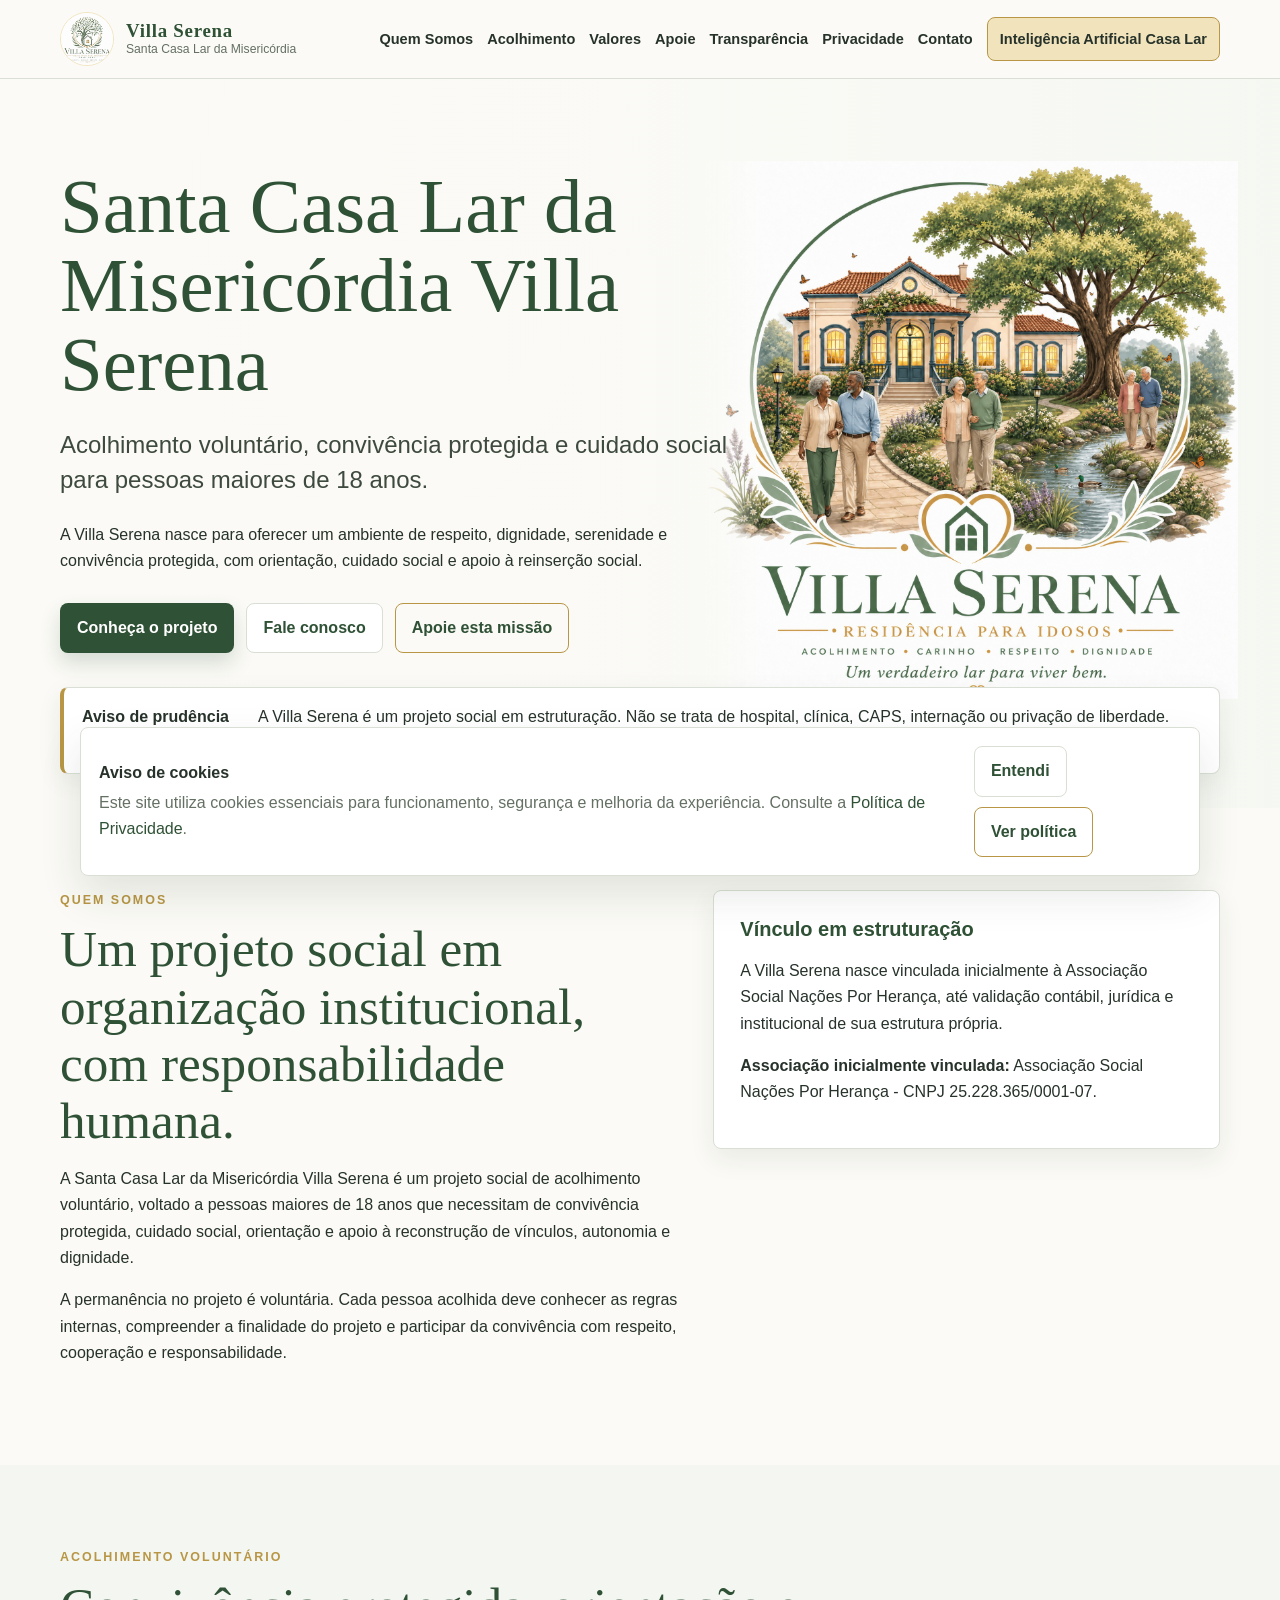
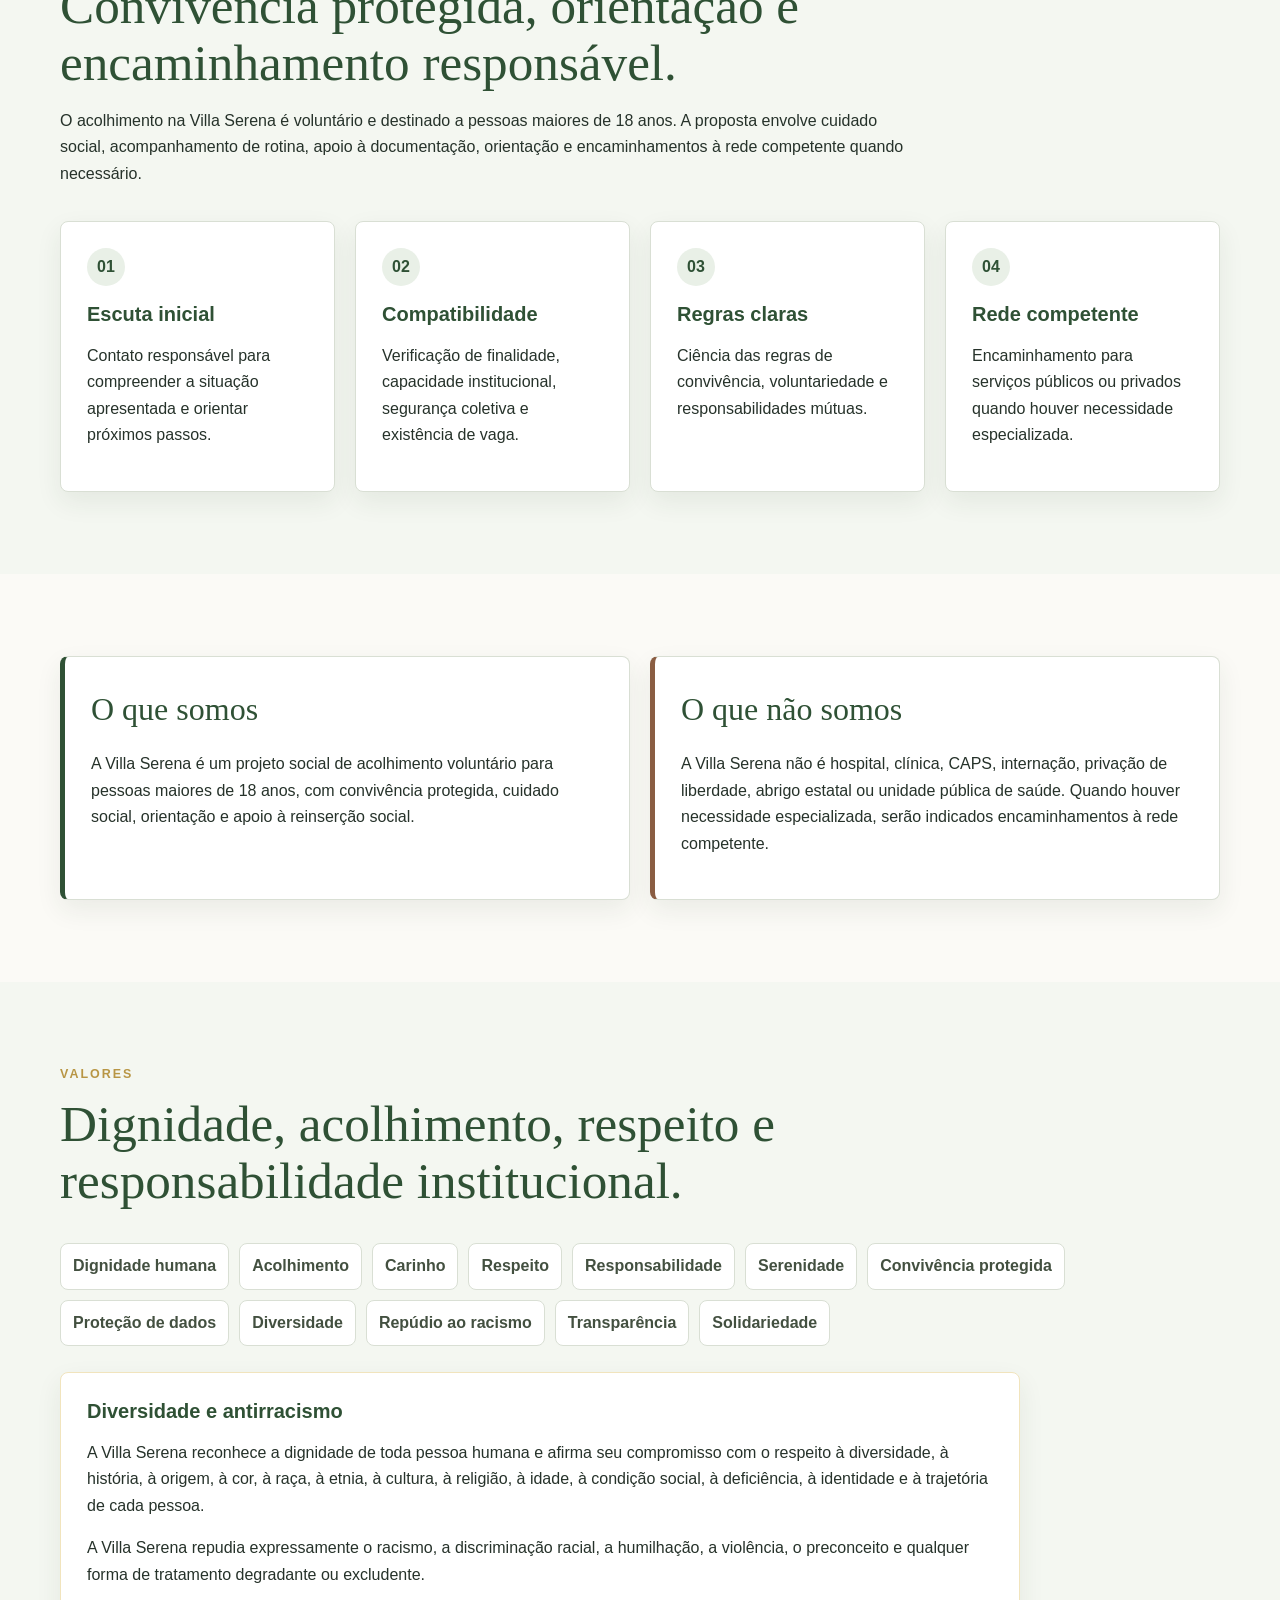
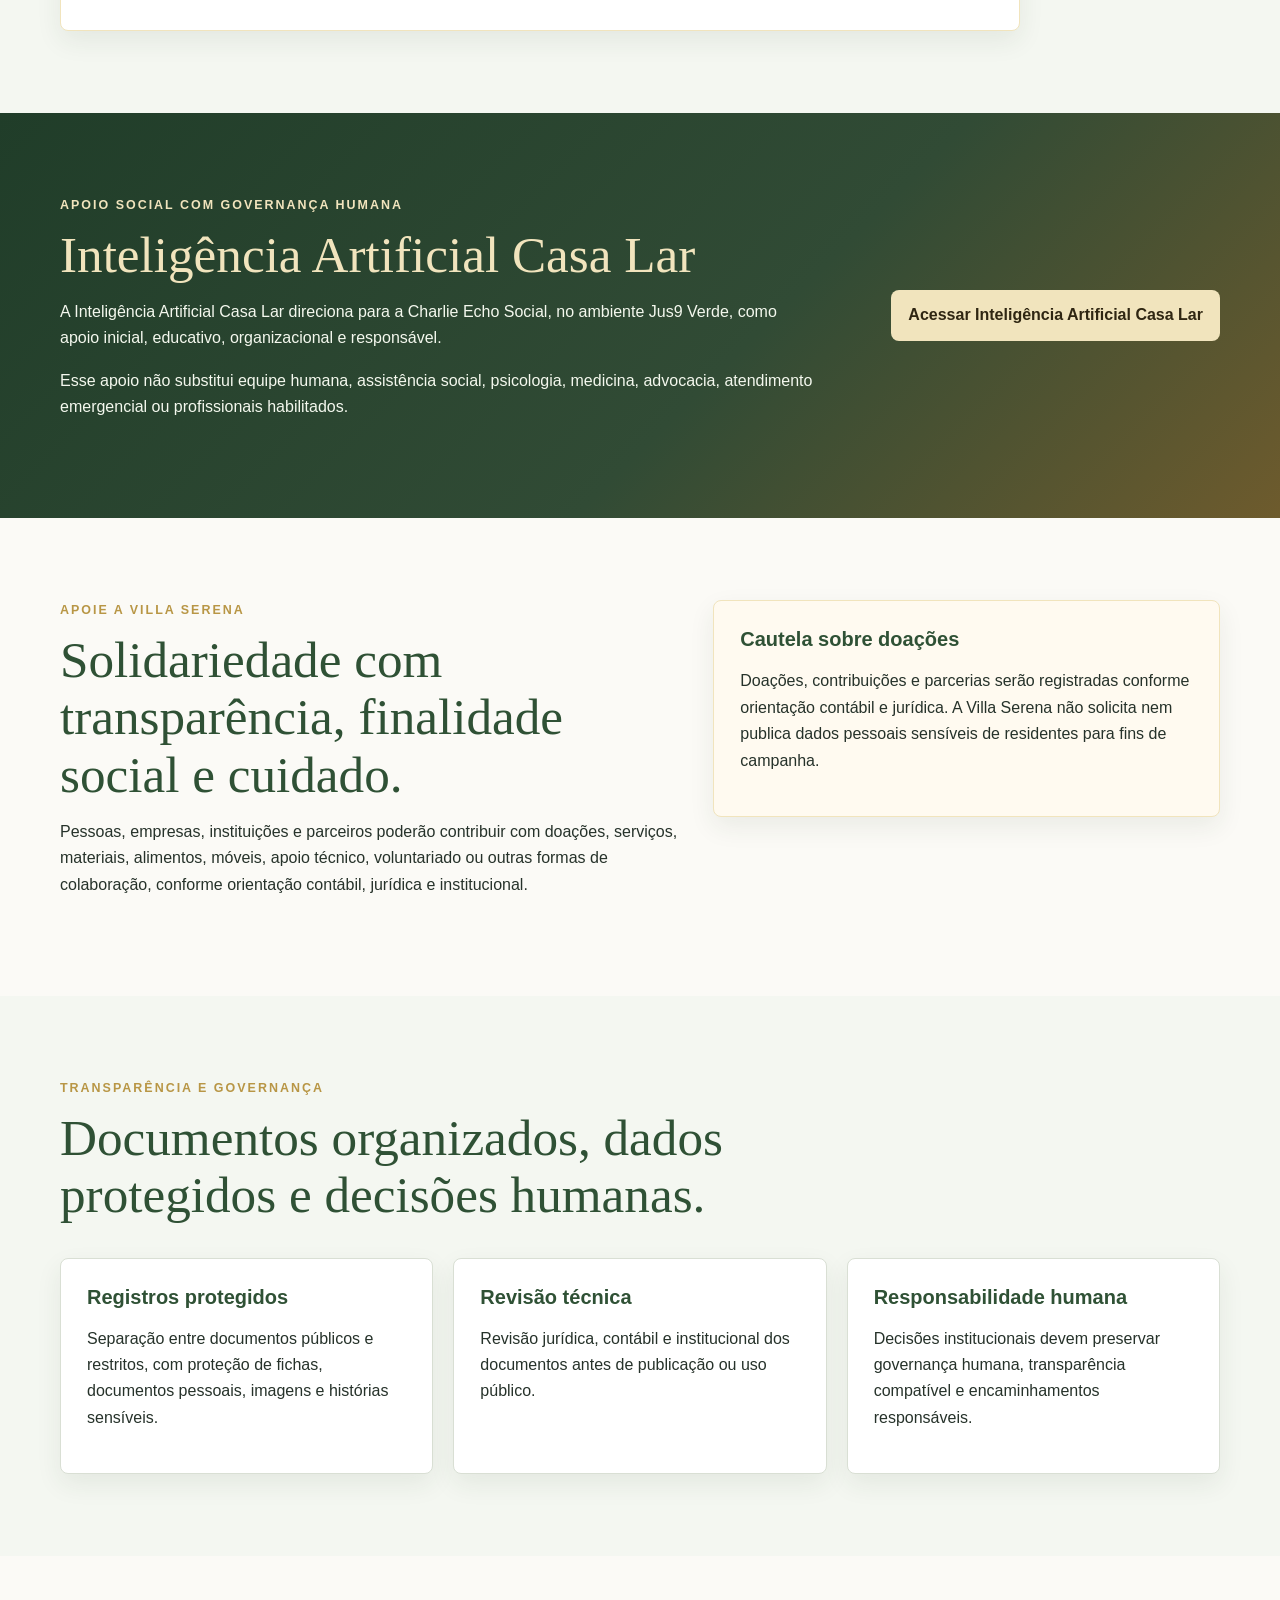
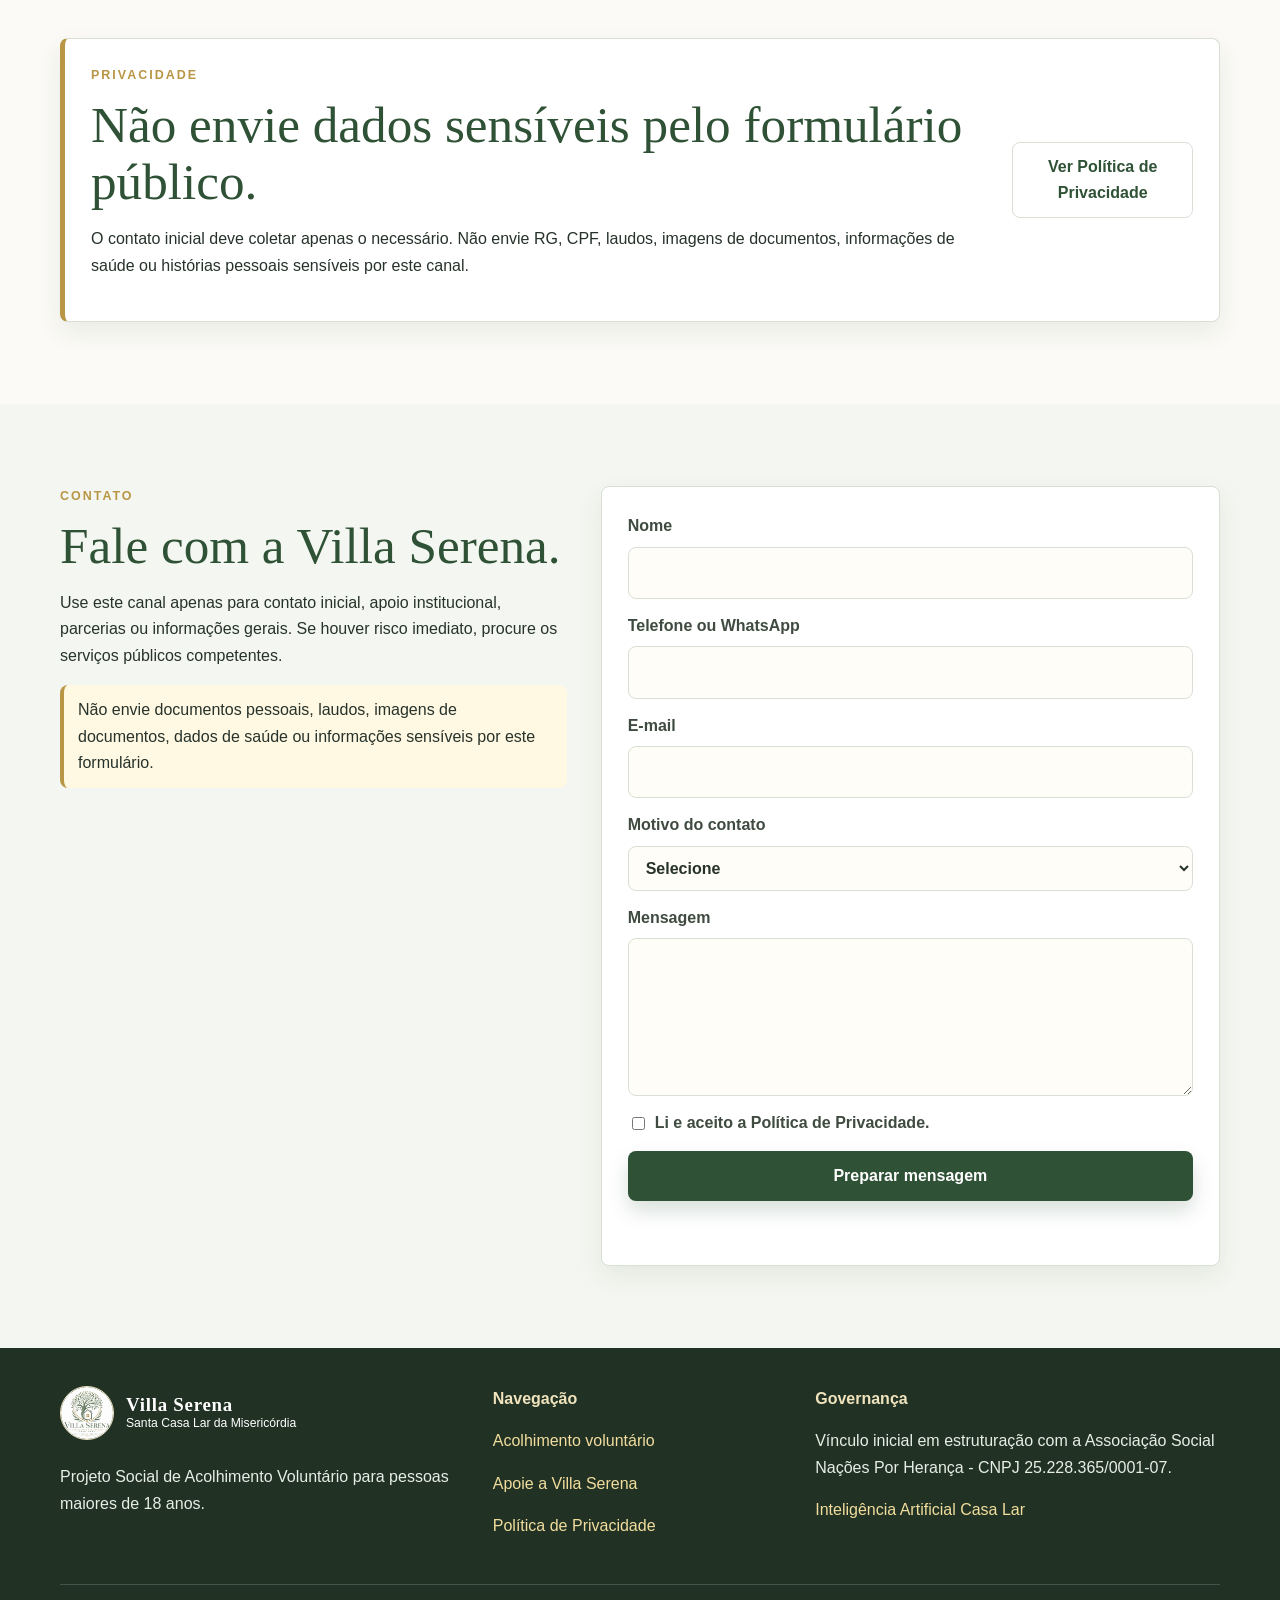
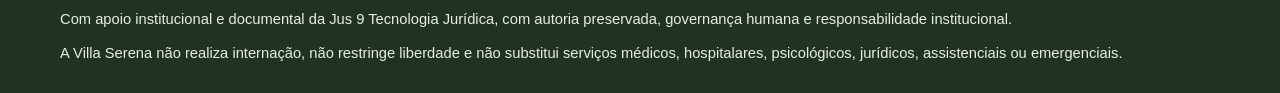
<file: index.html>
<!doctype html>
<html lang="pt-BR">
<head>
  <meta charset="utf-8">
  <meta name="viewport" content="width=device-width, initial-scale=1">
  <title>Santa Casa Lar da Misericórdia Villa Serena</title>
  <meta name="description" content="Santa Casa Lar da Misericórdia Villa Serena - projeto social de acolhimento voluntário, convivência protegida e cuidado social para pessoas maiores de 18 anos.">
  <meta name="theme-color" content="#2f5135">
  <meta property="og:title" content="Santa Casa Lar da Misericórdia Villa Serena">
  <meta property="og:description" content="Acolhimento voluntário, convivência protegida e cuidado social para pessoas maiores de 18 anos.">
  <meta property="og:image" content="assets/img/logo-villa-serena-hero.jpeg">
  <link rel="icon" type="image/png" href="assets/img/favicon.png">
  <link rel="apple-touch-icon" href="assets/img/apple-touch-icon.png">
  <link rel="manifest" href="manifest.webmanifest">
  <link rel="stylesheet" href="assets/css/styles.css">
</head>
<body>
  <a class="skip-link" href="#conteudo">Pular para o conteúdo</a>

  <header class="site-header" id="inicio">
    <div class="container header-inner">
      <a class="brand" href="#inicio" aria-label="Início - Villa Serena">
        <img src="assets/img/logo-villa-serena-marca.jpeg" alt="Logo da Villa Serena">
        <span>
          <strong>Villa Serena</strong>
          <small>Santa Casa Lar da Misericórdia</small>
        </span>
      </a>
      <button class="menu-toggle" type="button" aria-expanded="false" aria-controls="menu-principal">Menu</button>
      <nav class="site-nav" id="menu-principal" aria-label="Menu principal">
        <a href="#quem-somos">Quem Somos</a>
        <a href="#acolhimento">Acolhimento</a>
        <a href="#valores">Valores</a>
        <a href="#apoie">Apoie</a>
        <a href="#transparencia">Transparência</a>
        <a href="politica-de-privacidade.html">Privacidade</a>
        <a href="#contato">Contato</a>
        <a class="nav-cta" href="https://jus9verde.jus9tecnologia.com.br/charlie-echo-social#chat-social" target="_blank" rel="noopener">Inteligência Artificial Casa Lar</a>
      </nav>
    </div>
  </header>

  <main id="conteudo">
    <section class="hero">
      <div class="container hero-grid">
        <div class="hero-copy">
          <h1>Santa Casa Lar da Misericórdia Villa Serena</h1>
          <p class="lead">Acolhimento voluntário, convivência protegida e cuidado social para pessoas maiores de 18 anos.</p>
          <p>A Villa Serena nasce para oferecer um ambiente de respeito, dignidade, serenidade e convivência protegida, com orientação, cuidado social e apoio à reinserção social.</p>
          <div class="actions">
            <a class="btn primary" href="#quem-somos">Conheça o projeto</a>
            <a class="btn secondary" href="#contato">Fale conosco</a>
            <a class="btn ghost" href="#apoie">Apoie esta missão</a>
          </div>
        </div>
        <figure class="hero-media">
          <img src="assets/img/logo-villa-serena-hero.jpeg" alt="Imagem institucional da Villa Serena com casa, jardim, convivência e acolhimento">
        </figure>
      </div>
      <div class="container prudence">
        <strong>Aviso de prudência institucional:</strong>
        <span>A Villa Serena é um projeto social em estruturação. Não se trata de hospital, clínica, CAPS, internação ou privação de liberdade. Necessidades especializadas devem ser orientadas à rede competente.</span>
      </div>
    </section>

    <section id="quem-somos" class="section">
      <div class="container split">
        <div class="section-copy">
          <p class="kicker">Quem Somos</p>
          <h2>Um projeto social em organização institucional, com responsabilidade humana.</h2>
          <p>A Santa Casa Lar da Misericórdia Villa Serena é um projeto social de acolhimento voluntário, voltado a pessoas maiores de 18 anos que necessitam de convivência protegida, cuidado social, orientação e apoio à reconstrução de vínculos, autonomia e dignidade.</p>
          <p>A permanência no projeto é voluntária. Cada pessoa acolhida deve conhecer as regras internas, compreender a finalidade do projeto e participar da convivência com respeito, cooperação e responsabilidade.</p>
        </div>
        <aside class="info-panel">
          <h3>Vínculo em estruturação</h3>
          <p>A Villa Serena nasce vinculada inicialmente à Associação Social Nações Por Herança, até validação contábil, jurídica e institucional de sua estrutura própria.</p>
          <p><strong>Associação inicialmente vinculada:</strong> Associação Social Nações Por Herança - CNPJ 25.228.365/0001-07.</p>
        </aside>
      </div>
    </section>

    <section id="acolhimento" class="section section-soft">
      <div class="container">
        <div class="section-title">
          <p class="kicker">Acolhimento Voluntário</p>
          <h2>Convivência protegida, orientação e encaminhamento responsável.</h2>
          <p>O acolhimento na Villa Serena é voluntário e destinado a pessoas maiores de 18 anos. A proposta envolve cuidado social, acompanhamento de rotina, apoio à documentação, orientação e encaminhamentos à rede competente quando necessário.</p>
        </div>
        <div class="cards four">
          <article class="mini-card"><span>01</span><h3>Escuta inicial</h3><p>Contato responsável para compreender a situação apresentada e orientar próximos passos.</p></article>
          <article class="mini-card"><span>02</span><h3>Compatibilidade</h3><p>Verificação de finalidade, capacidade institucional, segurança coletiva e existência de vaga.</p></article>
          <article class="mini-card"><span>03</span><h3>Regras claras</h3><p>Ciência das regras de convivência, voluntariedade e responsabilidades mútuas.</p></article>
          <article class="mini-card"><span>04</span><h3>Rede competente</h3><p>Encaminhamento para serviços públicos ou privados quando houver necessidade especializada.</p></article>
        </div>
      </div>
    </section>

    <section class="section">
      <div class="container what-grid">
        <article class="definition-card yes">
          <h2>O que somos</h2>
          <p>A Villa Serena é um projeto social de acolhimento voluntário para pessoas maiores de 18 anos, com convivência protegida, cuidado social, orientação e apoio à reinserção social.</p>
        </article>
        <article class="definition-card no">
          <h2>O que não somos</h2>
          <p>A Villa Serena não é hospital, clínica, CAPS, internação, privação de liberdade, abrigo estatal ou unidade pública de saúde. Quando houver necessidade especializada, serão indicados encaminhamentos à rede competente.</p>
        </article>
      </div>
    </section>

    <section id="valores" class="section section-soft">
      <div class="container">
        <div class="section-title">
          <p class="kicker">Valores</p>
          <h2>Dignidade, acolhimento, respeito e responsabilidade institucional.</h2>
        </div>
        <div class="value-list" aria-label="Valores centrais da Villa Serena">
          <span>Dignidade humana</span>
          <span>Acolhimento</span>
          <span>Carinho</span>
          <span>Respeito</span>
          <span>Responsabilidade</span>
          <span>Serenidade</span>
          <span>Convivência protegida</span>
          <span>Proteção de dados</span>
          <span>Diversidade</span>
          <span>Repúdio ao racismo</span>
          <span>Transparência</span>
          <span>Solidariedade</span>
        </div>
        <article class="wide-panel">
          <h3>Diversidade e antirracismo</h3>
          <p>A Villa Serena reconhece a dignidade de toda pessoa humana e afirma seu compromisso com o respeito à diversidade, à história, à origem, à cor, à raça, à etnia, à cultura, à religião, à idade, à condição social, à deficiência, à identidade e à trajetória de cada pessoa.</p>
          <p>A Villa Serena repudia expressamente o racismo, a discriminação racial, a humilhação, a violência, o preconceito e qualquer forma de tratamento degradante ou excludente.</p>
        </article>
      </div>
    </section>

    <section class="section ai-section" id="ia">
      <div class="container ai-box">
        <div>
          <p class="kicker">Apoio social com governança humana</p>
          <h2>Inteligência Artificial Casa Lar</h2>
          <p>A Inteligência Artificial Casa Lar direciona para a Charlie Echo Social, no ambiente Jus9 Verde, como apoio inicial, educativo, organizacional e responsável.</p>
          <p>Esse apoio não substitui equipe humana, assistência social, psicologia, medicina, advocacia, atendimento emergencial ou profissionais habilitados.</p>
        </div>
        <a class="btn primary light" href="https://jus9verde.jus9tecnologia.com.br/charlie-echo-social#chat-social" target="_blank" rel="noopener">Acessar Inteligência Artificial Casa Lar</a>
      </div>
    </section>

    <section id="apoie" class="section">
      <div class="container split">
        <div class="section-copy">
          <p class="kicker">Apoie a Villa Serena</p>
          <h2>Solidariedade com transparência, finalidade social e cuidado.</h2>
          <p>Pessoas, empresas, instituições e parceiros poderão contribuir com doações, serviços, materiais, alimentos, móveis, apoio técnico, voluntariado ou outras formas de colaboração, conforme orientação contábil, jurídica e institucional.</p>
        </div>
        <aside class="info-panel gold">
          <h3>Cautela sobre doações</h3>
          <p>Doações, contribuições e parcerias serão registradas conforme orientação contábil e jurídica. A Villa Serena não solicita nem publica dados pessoais sensíveis de residentes para fins de campanha.</p>
        </aside>
      </div>
    </section>

    <section id="transparencia" class="section section-soft">
      <div class="container">
        <div class="section-title">
          <p class="kicker">Transparência e Governança</p>
          <h2>Documentos organizados, dados protegidos e decisões humanas.</h2>
        </div>
        <div class="cards three">
          <article class="card"><h3>Registros protegidos</h3><p>Separação entre documentos públicos e restritos, com proteção de fichas, documentos pessoais, imagens e histórias sensíveis.</p></article>
          <article class="card"><h3>Revisão técnica</h3><p>Revisão jurídica, contábil e institucional dos documentos antes de publicação ou uso público.</p></article>
          <article class="card"><h3>Responsabilidade humana</h3><p>Decisões institucionais devem preservar governança humana, transparência compatível e encaminhamentos responsáveis.</p></article>
        </div>
      </div>
    </section>

    <section id="privacidade" class="section">
      <div class="container privacy-callout">
        <div>
          <p class="kicker">Privacidade</p>
          <h2>Não envie dados sensíveis pelo formulário público.</h2>
          <p>O contato inicial deve coletar apenas o necessário. Não envie RG, CPF, laudos, imagens de documentos, informações de saúde ou histórias pessoais sensíveis por este canal.</p>
        </div>
        <a class="btn secondary" href="politica-de-privacidade.html">Ver Política de Privacidade</a>
      </div>
    </section>

    <section id="contato" class="section section-soft">
      <div class="container contact-grid">
        <div class="section-copy">
          <p class="kicker">Contato</p>
          <h2>Fale com a Villa Serena.</h2>
          <p>Use este canal apenas para contato inicial, apoio institucional, parcerias ou informações gerais. Se houver risco imediato, procure os serviços públicos competentes.</p>
          <p class="notice">Não envie documentos pessoais, laudos, imagens de documentos, dados de saúde ou informações sensíveis por este formulário.</p>
        </div>
        <form class="contact-form" id="contact-form">
          <label>Nome<input name="nome" autocomplete="name" required></label>
          <label>Telefone ou WhatsApp<input name="telefone" autocomplete="tel" required></label>
          <label>E-mail<input name="email" type="email" autocomplete="email"></label>
          <label>Motivo do contato<select name="motivo" required><option value="">Selecione</option><option>Acolhimento voluntário</option><option>Parceria ou apoio</option><option>Voluntariado</option><option>Informações gerais</option></select></label>
          <label>Mensagem<textarea name="mensagem" rows="5" required></textarea></label>
          <label class="consent"><input type="checkbox" required> Li e aceito a Política de Privacidade.</label>
          <button class="btn primary" type="submit">Preparar mensagem</button>
          <p class="form-feedback" id="form-feedback" aria-live="polite"></p>
        </form>
      </div>
    </section>
  </main>

  <div class="cookie-banner" id="cookie-banner" role="dialog" aria-live="polite" aria-label="Aviso de cookies">
    <div>
      <strong>Aviso de cookies</strong>
      <p>Este site utiliza cookies essenciais para funcionamento, segurança e melhoria da experiência. Consulte a <a href="politica-de-privacidade.html">Política de Privacidade</a>.</p>
    </div>
    <div class="cookie-actions">
      <button class="btn secondary cookie-close" type="button">Entendi</button>
      <a class="btn ghost" href="politica-de-privacidade.html">Ver política</a>
    </div>
  </div>

  <footer class="site-footer">
    <div class="container footer-grid">
      <div>
        <a class="brand footer-brand" href="#inicio" aria-label="Villa Serena">
          <img src="assets/img/logo-villa-serena-marca.jpeg" alt="Logo da Villa Serena">
          <span><strong>Villa Serena</strong><small>Santa Casa Lar da Misericórdia</small></span>
        </a>
        <p>Projeto Social de Acolhimento Voluntário para pessoas maiores de 18 anos.</p>
      </div>
      <div>
        <h2>Navegação</h2>
        <p><a href="#acolhimento">Acolhimento voluntário</a></p>
        <p><a href="#apoie">Apoie a Villa Serena</a></p>
        <p><a href="politica-de-privacidade.html">Política de Privacidade</a></p>
      </div>
      <div>
        <h2>Governança</h2>
        <p>Vínculo inicial em estruturação com a Associação Social Nações Por Herança - CNPJ 25.228.365/0001-07.</p>
        <p><a href="https://jus9verde.jus9tecnologia.com.br/charlie-echo-social#chat-social" target="_blank" rel="noopener">Inteligência Artificial Casa Lar</a></p>
      </div>
    </div>
    <div class="container footer-bottom">
      <span>Com apoio institucional e documental da Jus 9 Tecnologia Jurídica, com autoria preservada, governança humana e responsabilidade institucional.</span>
      <span>A Villa Serena não realiza internação, não restringe liberdade e não substitui serviços médicos, hospitalares, psicológicos, jurídicos, assistenciais ou emergenciais.</span>
    </div>
  </footer>

  <script src="assets/js/main.js"></script>
</body>
</html>
</file>
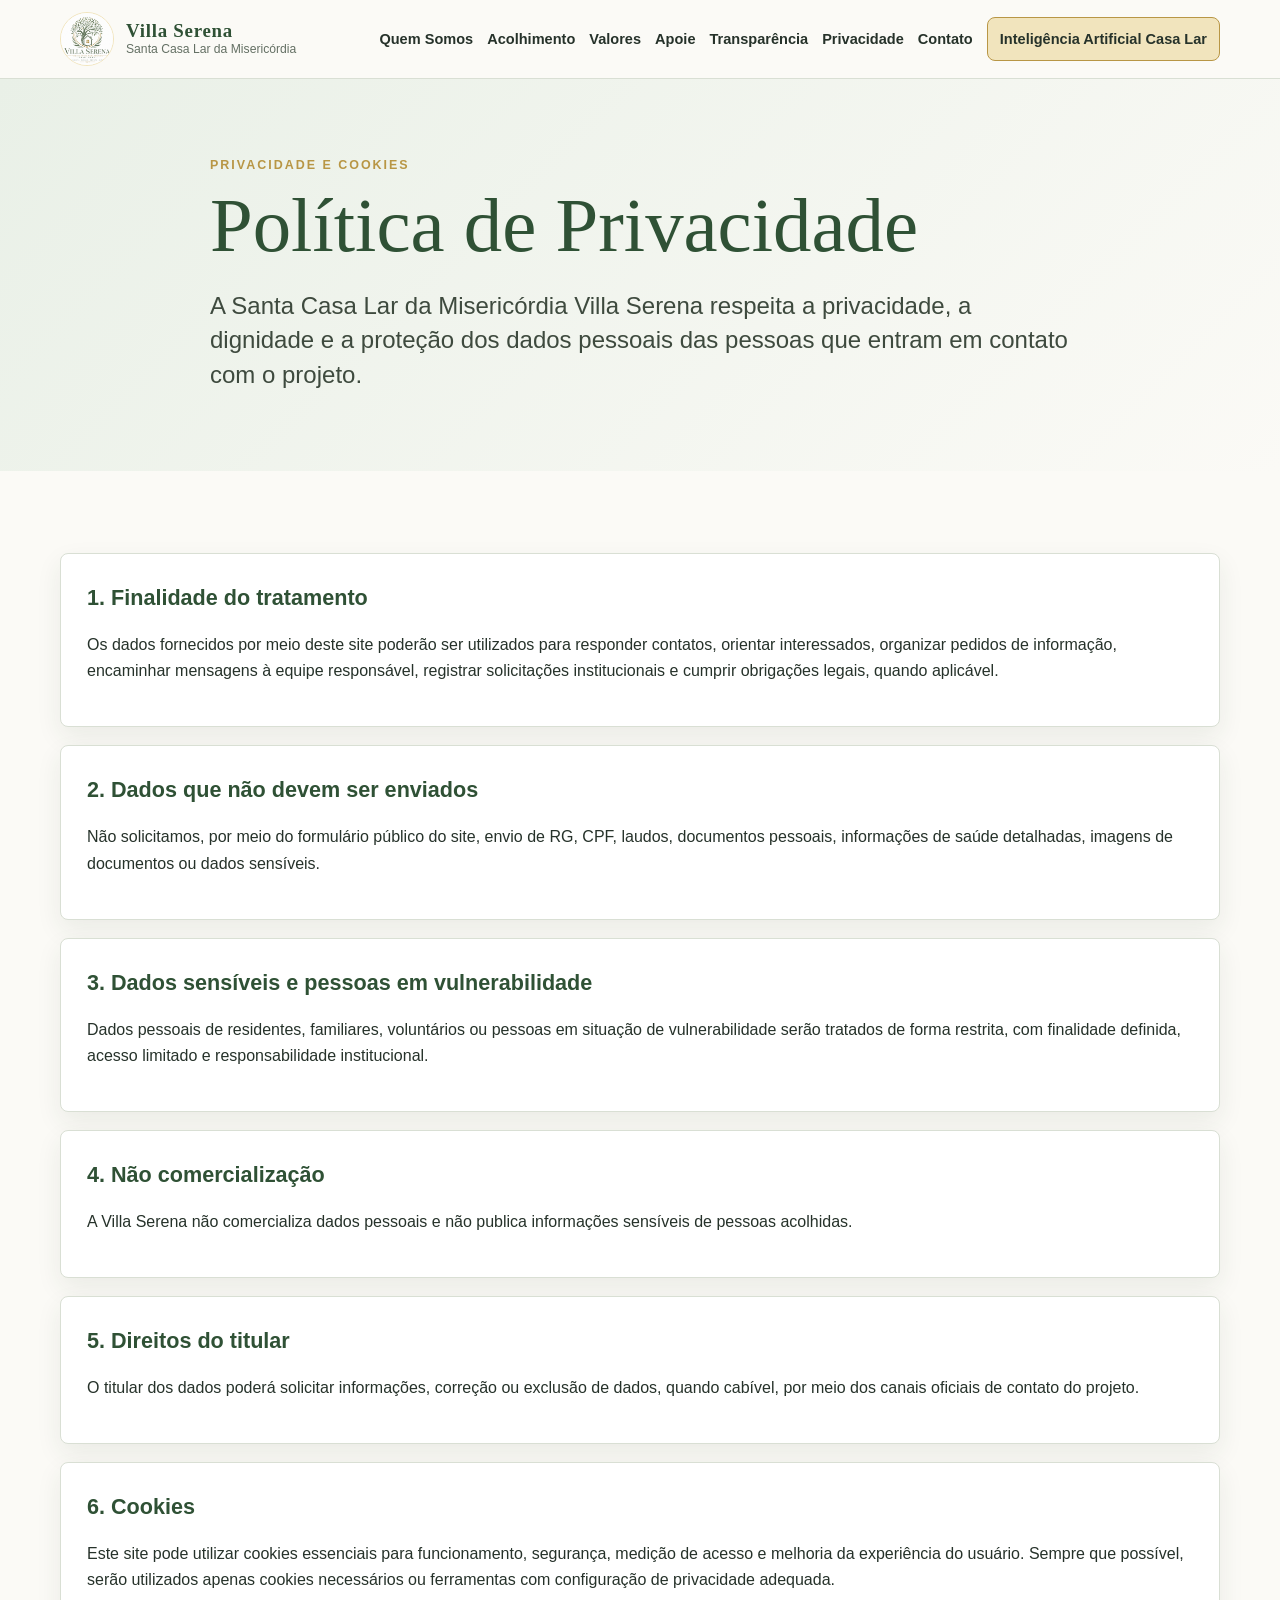
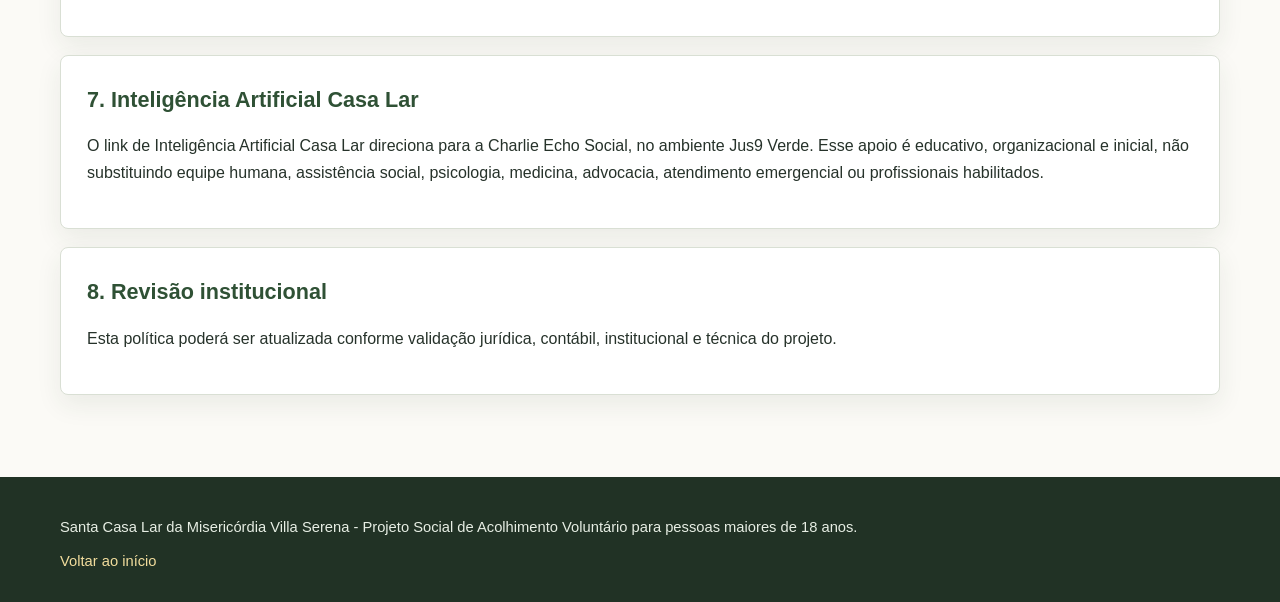
<file: politica-de-privacidade.html>
<!doctype html>
<html lang="pt-BR">
<head>
  <meta charset="utf-8">
  <meta name="viewport" content="width=device-width, initial-scale=1">
  <title>Política de Privacidade | Villa Serena</title>
  <meta name="description" content="Política de Privacidade e Aviso de Cookies da Santa Casa Lar da Misericórdia Villa Serena.">
  <meta name="theme-color" content="#2f5135">
  <link rel="icon" type="image/png" href="assets/img/favicon.png">
  <link rel="apple-touch-icon" href="assets/img/apple-touch-icon.png">
  <link rel="stylesheet" href="assets/css/styles.css">
</head>
<body>
  <a class="skip-link" href="#conteudo">Pular para o conteúdo</a>
  <header class="site-header" id="inicio">
    <div class="container header-inner">
      <a class="brand" href="index.html" aria-label="Início - Villa Serena">
        <img src="assets/img/logo-villa-serena-marca.jpeg" alt="Logo da Villa Serena">
        <span><strong>Villa Serena</strong><small>Santa Casa Lar da Misericórdia</small></span>
      </a>
      <button class="menu-toggle" type="button" aria-expanded="false" aria-controls="menu-principal">Menu</button>
      <nav class="site-nav" id="menu-principal" aria-label="Menu principal">
        <a href="index.html#quem-somos">Quem Somos</a>
        <a href="index.html#acolhimento">Acolhimento</a>
        <a href="index.html#valores">Valores</a>
        <a href="index.html#apoie">Apoie</a>
        <a href="index.html#transparencia">Transparência</a>
        <a href="politica-de-privacidade.html">Privacidade</a>
        <a href="index.html#contato">Contato</a>
        <a class="nav-cta" href="https://jus9verde.jus9tecnologia.com.br/charlie-echo-social#chat-social" target="_blank" rel="noopener">Inteligência Artificial Casa Lar</a>
      </nav>
    </div>
  </header>

  <main id="conteudo">
    <section class="page-hero">
      <div class="container narrow">
        <p class="kicker">Privacidade e cookies</p>
        <h1>Política de Privacidade</h1>
        <p class="lead">A Santa Casa Lar da Misericórdia Villa Serena respeita a privacidade, a dignidade e a proteção dos dados pessoais das pessoas que entram em contato com o projeto.</p>
      </div>
    </section>

    <section class="section">
      <div class="container privacy-content">
        <article class="card">
          <h2>1. Finalidade do tratamento</h2>
          <p>Os dados fornecidos por meio deste site poderão ser utilizados para responder contatos, orientar interessados, organizar pedidos de informação, encaminhar mensagens à equipe responsável, registrar solicitações institucionais e cumprir obrigações legais, quando aplicável.</p>
        </article>
        <article class="card">
          <h2>2. Dados que não devem ser enviados</h2>
          <p>Não solicitamos, por meio do formulário público do site, envio de RG, CPF, laudos, documentos pessoais, informações de saúde detalhadas, imagens de documentos ou dados sensíveis.</p>
        </article>
        <article class="card">
          <h2>3. Dados sensíveis e pessoas em vulnerabilidade</h2>
          <p>Dados pessoais de residentes, familiares, voluntários ou pessoas em situação de vulnerabilidade serão tratados de forma restrita, com finalidade definida, acesso limitado e responsabilidade institucional.</p>
        </article>
        <article class="card">
          <h2>4. Não comercialização</h2>
          <p>A Villa Serena não comercializa dados pessoais e não publica informações sensíveis de pessoas acolhidas.</p>
        </article>
        <article class="card">
          <h2>5. Direitos do titular</h2>
          <p>O titular dos dados poderá solicitar informações, correção ou exclusão de dados, quando cabível, por meio dos canais oficiais de contato do projeto.</p>
        </article>
        <article class="card">
          <h2>6. Cookies</h2>
          <p>Este site pode utilizar cookies essenciais para funcionamento, segurança, medição de acesso e melhoria da experiência do usuário. Sempre que possível, serão utilizados apenas cookies necessários ou ferramentas com configuração de privacidade adequada.</p>
        </article>
        <article class="card">
          <h2>7. Inteligência Artificial Casa Lar</h2>
          <p>O link de Inteligência Artificial Casa Lar direciona para a Charlie Echo Social, no ambiente Jus9 Verde. Esse apoio é educativo, organizacional e inicial, não substituindo equipe humana, assistência social, psicologia, medicina, advocacia, atendimento emergencial ou profissionais habilitados.</p>
        </article>
        <article class="card">
          <h2>8. Revisão institucional</h2>
          <p>Esta política poderá ser atualizada conforme validação jurídica, contábil, institucional e técnica do projeto.</p>
        </article>
      </div>
    </section>
  </main>

  <footer class="site-footer">
    <div class="container footer-bottom single">
      <span>Santa Casa Lar da Misericórdia Villa Serena - Projeto Social de Acolhimento Voluntário para pessoas maiores de 18 anos.</span>
      <a href="index.html">Voltar ao início</a>
    </div>
  </footer>

  <script src="assets/js/main.js"></script>
</body>
</html>
</file>
<file: assets/css/styles.css>
:root {
  --forest: #2f5135;
  --forest-2: #476b4a;
  --sage: #e9f0e7;
  --sage-2: #f4f7f1;
  --gold: #b89645;
  --gold-soft: #f1e4bd;
  --clay: #8a5d42;
  --ink: #26322a;
  --muted: #647064;
  --line: #d9dfd4;
  --white: #ffffff;
  --paper: #fbfaf6;
  --shadow: 0 18px 42px rgba(43, 64, 43, .12);
  --radius: 8px;
}

* { box-sizing: border-box; }
html { scroll-behavior: smooth; }
body {
  margin: 0;
  color: var(--ink);
  background: var(--paper);
  font-family: Inter, "Segoe UI", Roboto, Arial, sans-serif;
  line-height: 1.65;
}
a { color: var(--forest); text-decoration: none; }
a:hover { text-decoration: underline; }
img { display: block; max-width: 100%; }
input, select, textarea, button { font: inherit; }

.container { width: min(1160px, calc(100% - 32px)); margin-inline: auto; }
.narrow { max-width: 860px; }
.skip-link {
  position: absolute;
  left: -999px;
  top: 10px;
  z-index: 100;
  background: var(--forest);
  color: var(--white);
  padding: 10px 14px;
  border-radius: var(--radius);
}
.skip-link:focus { left: 10px; }

.site-header {
  position: sticky;
  top: 0;
  z-index: 60;
  background: rgba(251, 250, 246, .94);
  backdrop-filter: blur(14px);
  border-bottom: 1px solid var(--line);
}
.header-inner {
  min-height: 78px;
  display: flex;
  align-items: center;
  justify-content: space-between;
  gap: 22px;
}
.brand {
  display: inline-flex;
  align-items: center;
  gap: 12px;
  color: var(--forest);
  min-width: 220px;
}
.brand img {
  width: 54px;
  height: 54px;
  border-radius: 50%;
  object-fit: cover;
  border: 1px solid var(--gold-soft);
}
.brand strong {
  display: block;
  font-family: Georgia, "Times New Roman", serif;
  font-size: 1.18rem;
  line-height: 1.1;
  letter-spacing: .04em;
}
.brand small {
  display: block;
  color: var(--muted);
  font-size: .76rem;
  line-height: 1.25;
}
.site-nav {
  display: flex;
  align-items: center;
  justify-content: flex-end;
  gap: 14px;
  flex-wrap: wrap;
  font-size: .91rem;
  font-weight: 700;
}
.site-nav a { color: var(--ink); }
.nav-cta {
  border: 1px solid var(--gold);
  background: var(--gold-soft);
  padding: 9px 12px;
  border-radius: var(--radius);
  color: #3d3014;
}
.menu-toggle {
  display: none;
  border: 1px solid var(--line);
  background: var(--white);
  color: var(--forest);
  border-radius: var(--radius);
  padding: 10px 14px;
  font-weight: 800;
}

.hero {
  position: relative;
  overflow: hidden;
  min-height: min(78vh, 760px);
  padding: 88px 0 34px;
  background:
    linear-gradient(90deg, var(--paper) 0%, rgba(251, 250, 246, .96) 45%, rgba(251, 250, 246, .62) 72%, rgba(251, 250, 246, .18) 100%),
    radial-gradient(circle at 18% 14%, rgba(184, 150, 69, .13), transparent 34%),
    var(--sage-2);
}
.hero-grid {
  display: block;
}
.hero-copy {
  position: relative;
  z-index: 2;
  max-width: 690px;
}
.hero h1,
.page-hero h1 {
  margin: 0 0 18px;
  color: var(--forest);
  font-family: Georgia, "Times New Roman", serif;
  font-size: clamp(2.5rem, 6vw, 5.4rem);
  line-height: 1.03;
  font-weight: 500;
  letter-spacing: 0;
}
.hero p { max-width: 700px; }
.lead {
  font-size: clamp(1.18rem, 2vw, 1.5rem);
  line-height: 1.45;
  color: #3e4a3e;
}
.hero-media {
  position: absolute;
  top: 82px;
  right: 42px;
  bottom: auto;
  z-index: 1;
  width: min(42vw, 620px);
  height: min(42vw, 620px);
  margin: 0;
  overflow: hidden;
}
.hero-media img {
  width: 100%;
  height: 100%;
  object-fit: cover;
  object-position: center;
  mask-image: linear-gradient(90deg, transparent 0%, black 12%, black 100%);
}
.actions {
  display: flex;
  flex-wrap: wrap;
  gap: 12px;
  margin-top: 28px;
}
.btn {
  display: inline-flex;
  align-items: center;
  justify-content: center;
  min-height: 46px;
  padding: 11px 16px;
  border: 1px solid transparent;
  border-radius: var(--radius);
  font-weight: 800;
  text-align: center;
  cursor: pointer;
}
.btn.primary {
  background: var(--forest);
  color: var(--white);
  box-shadow: 0 10px 20px rgba(47, 81, 53, .18);
}
.btn.primary.light {
  background: var(--gold-soft);
  color: #2f2612;
  box-shadow: none;
}
.btn.secondary {
  background: var(--white);
  color: var(--forest);
  border-color: var(--line);
}
.btn.ghost {
  background: transparent;
  color: var(--forest);
  border-color: var(--gold);
}
.prudence {
  position: relative;
  z-index: 2;
  display: flex;
  gap: 10px;
  align-items: flex-start;
  margin-top: 34px;
  background: var(--white);
  border: 1px solid var(--line);
  border-left: 4px solid var(--gold);
  border-radius: var(--radius);
  padding: 16px 18px;
  box-shadow: 0 8px 24px rgba(43, 64, 43, .08);
}

.section { padding: 82px 0; }
.section-soft { background: var(--sage-2); }
.page-hero {
  padding: 76px 0 54px;
  background: linear-gradient(135deg, var(--sage), var(--paper));
}
.kicker {
  margin: 0 0 10px;
  color: var(--gold);
  font-size: .78rem;
  font-weight: 900;
  letter-spacing: .16em;
  text-transform: uppercase;
}
.section-title {
  max-width: 860px;
  margin-bottom: 34px;
}
.section-title h2,
.section-copy h2,
.privacy-callout h2,
.ai-box h2 {
  margin: 0 0 16px;
  color: var(--forest);
  font-family: Georgia, "Times New Roman", serif;
  font-size: clamp(2rem, 4vw, 3.4rem);
  line-height: 1.12;
  font-weight: 500;
}
.split {
  display: grid;
  grid-template-columns: minmax(0, 1.1fr) minmax(300px, .9fr);
  gap: 34px;
  align-items: start;
}
.info-panel,
.wide-panel,
.privacy-callout,
.contact-form,
.card,
.mini-card,
.definition-card {
  background: var(--white);
  border: 1px solid var(--line);
  border-radius: var(--radius);
  box-shadow: 0 10px 26px rgba(43, 64, 43, .08);
}
.info-panel,
.wide-panel,
.privacy-callout,
.contact-form,
.card,
.mini-card,
.definition-card { padding: 26px; }
.info-panel h3,
.wide-panel h3,
.card h3,
.mini-card h3 {
  margin: 0 0 10px;
  color: var(--forest);
  font-size: 1.25rem;
  line-height: 1.25;
}
.gold { border-color: var(--gold-soft); background: #fffaf0; }

.cards {
  display: grid;
  gap: 20px;
}
.cards.three { grid-template-columns: repeat(3, minmax(0, 1fr)); }
.cards.four { grid-template-columns: repeat(4, minmax(0, 1fr)); }
.mini-card span {
  display: inline-flex;
  align-items: center;
  justify-content: center;
  width: 38px;
  height: 38px;
  margin-bottom: 16px;
  border-radius: 50%;
  background: var(--sage);
  color: var(--forest);
  font-weight: 900;
}

.what-grid {
  display: grid;
  grid-template-columns: repeat(2, minmax(0, 1fr));
  gap: 20px;
}
.definition-card h2 {
  margin: 0 0 14px;
  font-family: Georgia, "Times New Roman", serif;
  color: var(--forest);
  font-size: 2rem;
  font-weight: 500;
}
.definition-card.yes { border-left: 5px solid var(--forest); }
.definition-card.no { border-left: 5px solid var(--clay); }

.value-list {
  display: flex;
  flex-wrap: wrap;
  gap: 10px;
  margin-bottom: 26px;
}
.value-list span {
  background: var(--white);
  border: 1px solid var(--line);
  border-radius: var(--radius);
  padding: 9px 12px;
  color: #435040;
  font-weight: 700;
}
.wide-panel {
  max-width: 960px;
  border-color: var(--gold-soft);
}

.ai-section {
  background: linear-gradient(135deg, #203d29, #314b35 58%, #6e5b2d);
  color: var(--white);
}
.ai-box {
  display: flex;
  align-items: center;
  justify-content: space-between;
  gap: 28px;
}
.ai-box h2,
.ai-box .kicker { color: var(--gold-soft); }
.ai-box p { max-width: 760px; color: #f4f8ee; }

.privacy-callout {
  display: flex;
  align-items: center;
  justify-content: space-between;
  gap: 24px;
  border-left: 5px solid var(--gold);
}
.contact-grid {
  display: grid;
  grid-template-columns: .9fr 1.1fr;
  gap: 34px;
  align-items: start;
}
.notice {
  background: #fff8e3;
  border-left: 4px solid var(--gold);
  padding: 12px 14px;
  border-radius: var(--radius);
}
.contact-form {
  display: grid;
  gap: 14px;
}
.contact-form label {
  display: grid;
  gap: 7px;
  color: #3f4b40;
  font-weight: 800;
}
.contact-form input,
.contact-form select,
.contact-form textarea {
  width: 100%;
  border: 1px solid var(--line);
  border-radius: var(--radius);
  padding: 12px 13px;
  background: #fffdf8;
  color: var(--ink);
}
.contact-form input:focus,
.contact-form select:focus,
.contact-form textarea:focus {
  outline: 3px solid rgba(184, 150, 69, .28);
  border-color: var(--gold);
}
.consent {
  grid-template-columns: auto 1fr;
  align-items: center;
  font-weight: 700;
}
.consent input { width: auto; }
.form-feedback {
  min-height: 24px;
  margin: 0;
  color: var(--forest);
  font-weight: 800;
}

.privacy-content {
  display: grid;
  gap: 18px;
}
.privacy-content h2 {
  margin: 0 0 8px;
  color: var(--forest);
  font-size: 1.35rem;
}

.cookie-banner {
  position: fixed;
  left: 24px;
  right: 24px;
  bottom: 24px;
  z-index: 90;
  display: flex;
  align-items: center;
  justify-content: space-between;
  gap: 18px;
  max-width: 1120px;
  margin-inline: auto;
  background: var(--white);
  border: 1px solid var(--line);
  border-radius: var(--radius);
  box-shadow: var(--shadow);
  padding: 18px;
}
.cookie-banner p { margin: .2rem 0 0; color: var(--muted); }
.cookie-banner.hidden { display: none; }
.cookie-actions { display: flex; gap: 10px; flex-wrap: wrap; }

.site-footer {
  background: #213225;
  color: var(--white);
  padding: 38px 0 28px;
}
.footer-grid {
  display: grid;
  grid-template-columns: 1.1fr .8fr 1.1fr;
  gap: 28px;
  align-items: start;
}
.site-footer h2 {
  margin: 0 0 12px;
  font-size: 1rem;
  color: var(--gold-soft);
}
.site-footer p,
.site-footer span { color: #e7eee4; }
.site-footer a { color: #f2dd9d; }
.footer-brand strong,
.footer-brand small { color: var(--white); }
.footer-bottom {
  display: grid;
  gap: 10px;
  margin-top: 28px;
  padding-top: 22px;
  border-top: 1px solid rgba(255, 255, 255, .16);
  font-size: .92rem;
}
.footer-bottom.single {
  margin-top: 0;
  padding-top: 0;
  border-top: 0;
}

@media (max-width: 980px) {
  .menu-toggle { display: inline-flex; }
  .site-nav {
    display: none;
    position: absolute;
    left: 16px;
    right: 16px;
    top: 82px;
    align-items: stretch;
    background: var(--white);
    border: 1px solid var(--line);
    border-radius: var(--radius);
    box-shadow: var(--shadow);
    padding: 16px;
    flex-direction: column;
  }
  .site-nav.open { display: flex; }
  .split,
  .what-grid,
  .cards.three,
  .cards.four,
  .contact-grid,
  .footer-grid {
    grid-template-columns: 1fr;
  }
  .hero {
    min-height: auto;
    padding-top: 48px;
  }
  .hero-grid { display: grid; gap: 26px; }
  .hero-media {
    position: relative;
    inset: auto;
    width: 100%;
    max-width: 560px;
    z-index: 2;
    border: 1px solid var(--line);
    border-radius: var(--radius);
    box-shadow: var(--shadow);
  }
  .hero-media img {
    height: auto;
    aspect-ratio: 1 / 1;
    mask-image: none;
  }
  .ai-box,
  .privacy-callout {
    flex-direction: column;
    align-items: flex-start;
  }
}

@media (max-width: 620px) {
  .container { width: min(100% - 24px, 1160px); }
  .brand { min-width: 0; }
  .brand img { width: 46px; height: 46px; }
  .brand strong { font-size: 1rem; }
  .brand small { font-size: .68rem; }
  .section { padding: 58px 0; }
  .hero h1,
  .page-hero h1 { font-size: 2.45rem; }
  .actions .btn,
  .contact-form .btn { width: 100%; }
  .prudence,
  .cookie-banner {
    flex-direction: column;
    align-items: flex-start;
  }
  .cookie-banner {
    left: 12px;
    right: 12px;
    bottom: 12px;
  }
  .cookie-actions,
  .cookie-actions .btn { width: 100%; }
}
</file>
